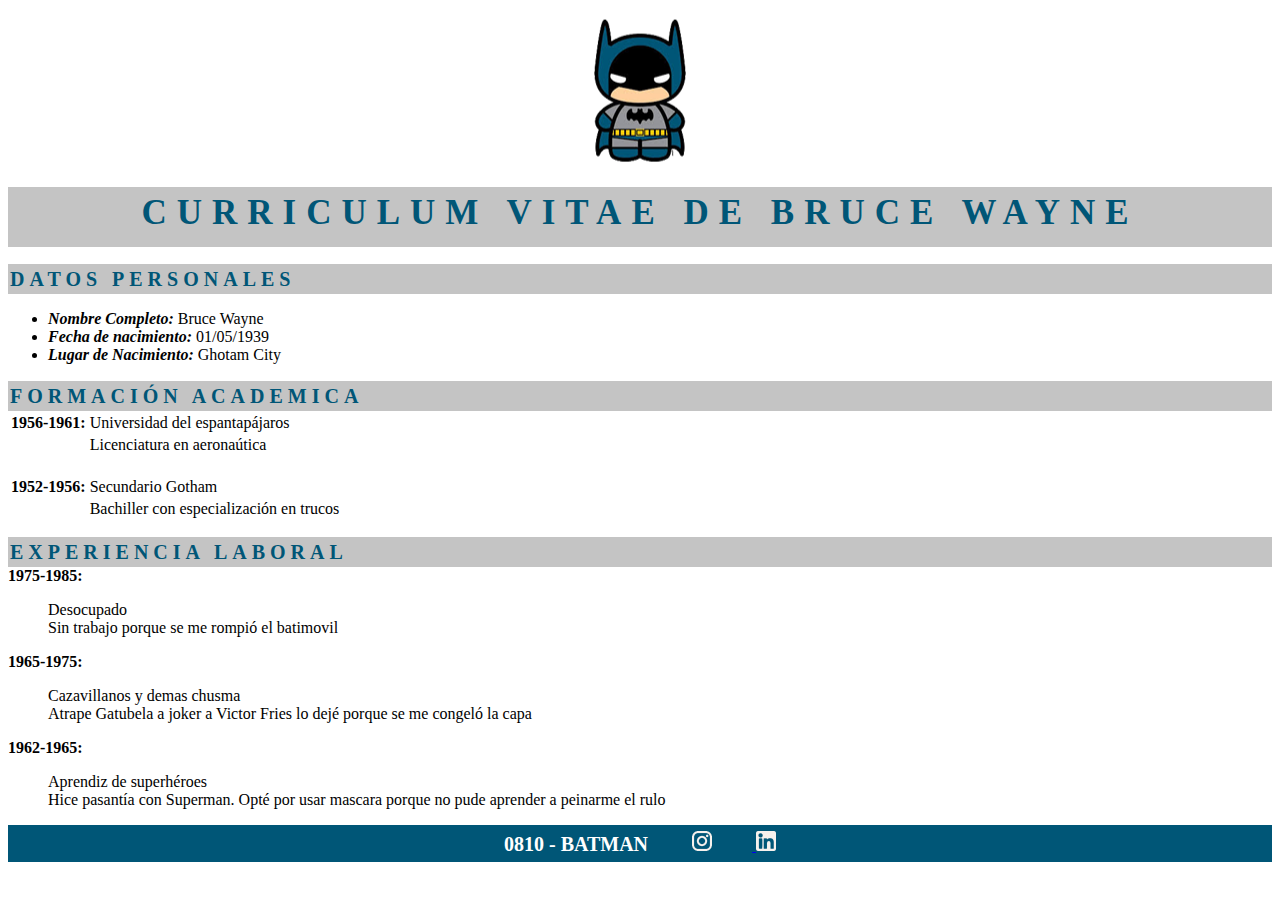
<file: CV_batman/index.html>
<!DOCTYPE html>
<html lang="en">
  <head>
    <meta charset="UTF-8" />
    <meta name="viewport" content="width=device-width, initial-scale=1.0" />
    <title>CV_BATMAN</title>
    <link rel="stylesheet" href="CSS/estilo.css" />
  </head>
  <body>
    <header>
      <figure class="imagen">
        <img src="IMG/logo batman.png" alt="Logo Batman" />
      </figure>
    </header>
    <main>
      <div id="Rectangulo1">
        <h1>CURRICULUM VITAE DE BRUCE WAYNE</h1>
      </div>
      <div id="Rectangulo2">
        <h2>DATOS PERSONALES</h2>
      </div>
      <ul>
        <li>
          <i><b>Nombre Completo:</b></i> Bruce Wayne
        </li>
        <li>
          <i><b>Fecha de nacimiento:</b></i> 01/05/1939
        </li>
        <li>
          <i><b>Lugar de Nacimiento:</b></i> Ghotam City
        </li>
      </ul>
      <div id="Rectangulo2">
        <h2>FORMACIÓN ACADEMICA</h2>
      </div>

      <table>
        <tbody>
          <tr>
            <td><strong>1956-1961:</strong></td>
            <td>Universidad del espantapájaros</td>
          </tr>
          <tr>
            <td></td>
            <td>Licenciatura en aeronaútica</td>
          </tr>
        </tbody>
      </table>

      <table>
        <br />
        <tbody>
          <tr>
            <td><strong>1952-1956:</strong></td>
            <td>Secundario Gotham</td>
          </tr>
          <tr>
            <td></td>
            <td>Bachiller con especialización en trucos</td>
          </tr>
        </tbody>
      </table>

      <div id="Rectangulo2">
        <h2>EXPERIENCIA LABORAL</h2>
      </div>

      <b>1975-1985: </b>
      <ul type="none">
        <li>Desocupado</li>
        <li>Sin trabajo porque se me rompió el batimovil</li>
      </ul>
      <b>1965-1975: </b>
      <ul type="none">
        <li>Cazavillanos y demas chusma</li>
        <li>
          Atrape Gatubela a joker a Victor Fries lo dejé porque se me congeló la
          capa
        </li>
      </ul>

      <b>1962-1965: </b>
      <ul type="none">
        <li>Aprendiz de superhéroes</li>
        <li>
          Hice pasantía con Superman. Opté por usar mascara porque no pude
          aprender a peinarme el rulo
        </li>
      </ul>
    </main>
    <footer>
      <div id="Rectangulo3">
        <span>0810 - BATMAN</span>
        <a href="https://www.instagram.com/">
          <img
            src="IMG/ico_instagram (1).png"
            alt="instagram"
            id="logoInstagram"
          />
        </a>
        <a href="https://www.linkedin.com/">
          <img
            src="IMG/ico_linkedin (1).png"
            alt="linkedin"
            id="logoLinkedin"
          />
        </a>
      </div>
    </footer>
  </body>
</html>
</file>
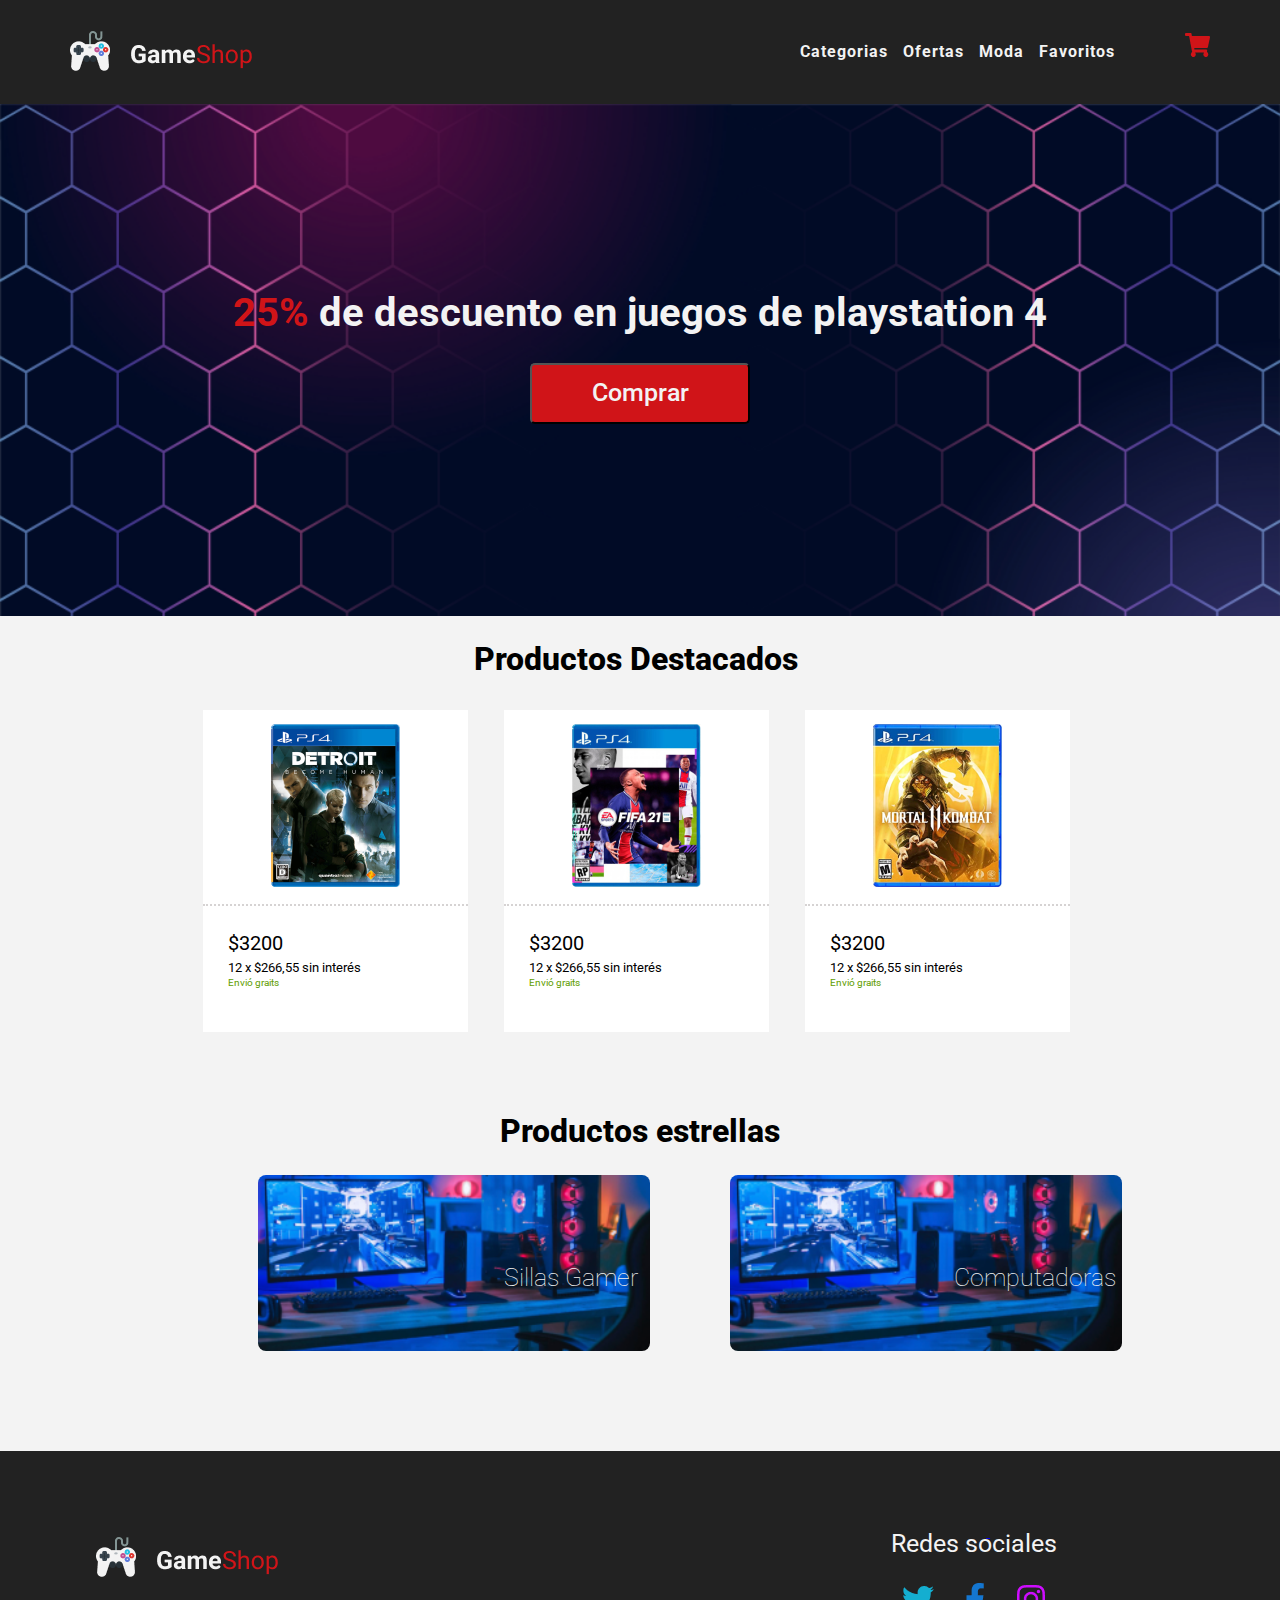
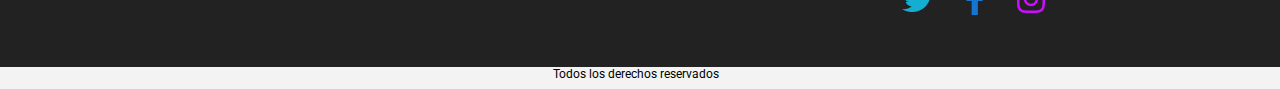
<file: GameShop/index.html>
<!DOCTYPE html>
<html lang="en">
  <head>
    <meta charset="UTF-8" />
    <meta name="viewport" content="width=device-width, initial-scale=1.0" />
    <title>Gamer Shop</title>

    <!--Link a  CSS principal-->
    <link rel="stylesheet" href="CSS/style.css" />
  </head>
  <body>
    <!--HEADER Y NAVBAR-->

    <header>
      <div id="imagen">
        <img src="ICO/Logo.png" alt="logo" id="Logo" />
      </div>
      <div id="navbar">
        <nav>
          <a href="#">Categorias</a><a href="#">Ofertas</a><a href="#">Moda</a
          ><a href="#">Favoritos</a
          ><img src="ICO/cart.png" alt="carrito" />
        </nav>
      </div>
    </header>

    <!-- PAGINA PRINCIPAL-->

    <main>
      <section id="slide">
        <h1><span>25% </span>de descuento en juegos de playstation 4</h1>
        <div>
          <button type="submit">Comprar</button>
        </div>
      </section>

      <h2>Productos Destacados</h2>
      <section id="productos">
        <div class="card">
          <img src="IMG/DestroyPS4.png" alt="ps4MK" />
          <hr />
          <div class="contenido">
            <h3>$3200</h3>
            <h4>12 x $266,55 sin interés</h4>
            <h5>Envió graits</h5>
          </div>
        </div>

        <div class="card">
          <img src="IMG/Fifa.png" alt="ps4MK" />
          <hr />
          <div class="contenido">
            <h3>$3200</h3>
            <h4>12 x $266,55 sin interés</h4>
            <h5>Envió graits</h5>
          </div>
        </div>

        <div class="card">
          <img src="IMG/ps4MK.png" alt="ps4MK" />
          <hr />
          <div class="contenido">
            <h3>$3200</h3>
            <h4>12 x $266,55 sin interés</h4>
            <h5>Envió graits</h5>
          </div>
        </div>
      </section>

      <section id="banner">
        <h2>Productos estrellas</h2>
        <div id="galeria">
          <div id="estrellaizq">
            <span>Sillas Gamer</span>
          </div>

          <div id="estrellader">
            <span>Computadoras</span>
          </div>
        </div>
      </section>
    </main>


<!--PIE DE PAGINA-->


    <footer>
      <div id="bloque1">
        <img src="ICO/Logo.png" alt="Logo" />
      </div>
      <div id="bloque2">
        <p>Redes sociales</p>
        <a href="https://www.twwiter.com"
          ><img src="ICO/twitter-brands.png" alt="logoTwwiter"
        /></a>
        <a href="https:www.facebook.com"><img src="ICO/facebook-f-brands.png" alt="logoFace" />
          <a href="https://www.instagram.com"><img
          src="ICO/instagram-brands.png"
          alt="LogoInsta"
        /></a>
      </div>
    </footer>
    <p class="pie">Todos los derechos reservados</p>

   
  </body>
</html>
</file>
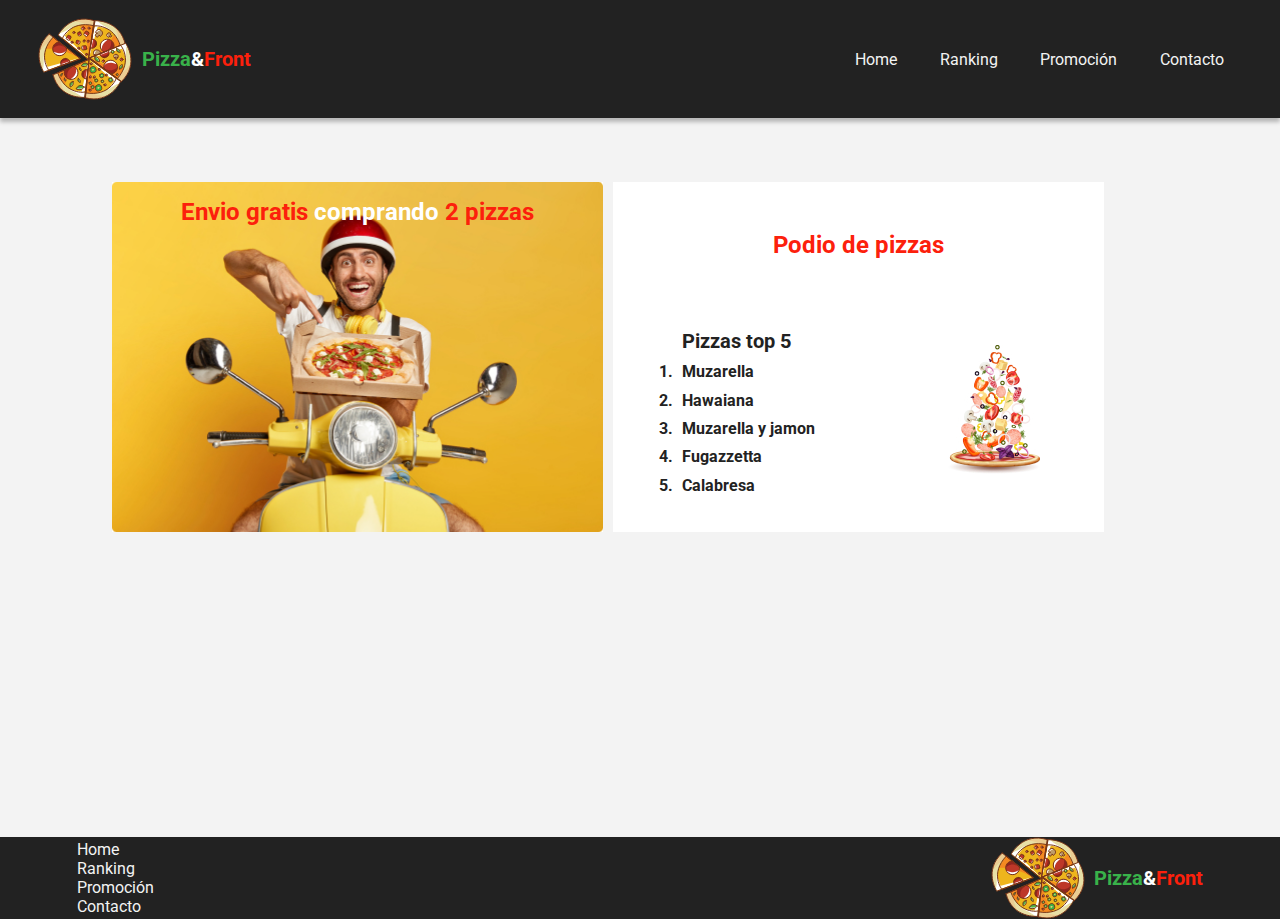
<file: Pizza/index.html>
<!DOCTYPE html>
<html lang="en">
  <head>
    <meta charset="UTF-8" />
    <meta name="viewport" content="width=device-width, initial-scale=1.0" />
    <meta
      name="description"
      content="Pagina de pizza argentina programa frontend"
    />
    <title>Pizza</title>
    <link rel="stylesheet" href="CSS/style.css" />
  </head>
  <body>
    <div class="container__principal">
      <header class="header__container">
        <div class="header__logo">
          <img src="ICO/VectorPizza.svg" alt="Logo_pizza" />
          <h1 id="colores">
            <span>Pizza</span><span>&</span><span>Front</span>
          </h1>
        </div>
        <div class="header__navbar">
          <ul>
            <li><a href="#">Home</a></li>
            <li><a href="#">Ranking</a></li>
            <li><a href="#">Promoción</a></li>
            <li><a href="#">Contacto</a></li>
          </ul>
        </div>
      </header>
      <main class="main__container">
        <section class="main__banner">
          <h2>Envio gratis<span> comprando</span> 2 pizzas</h2>
        </section>
        <section class="main__podio">
          <h3>Podio de pizzas</h3>
          <div class="main__top__container">
            <div class="main__top">
              <h4>Pizzas top 5</h4>
              <ol>
                <li>Muzarella</li>
                <li>Hawaiana</li>
                <li>Muzarella y jamon</li>
                <li>Fugazzetta</li>
                <li>Calabresa</li>
              </ol>
            </div>
            <figure class="main__imagen">
              <img src="IMG/PizzaFalling.jpg" alt="pizza_torta" />
            </figure>
          </div>
        </section>
      </main>
      <footer class="footer__container">
        <div class="footer__navbar">
          <ul>
            <li><a href="#">Home</a></li>
            <li><a href="#">Ranking</a></li>
            <li><a href="#">Promoción</a></li>
            <li><a href="#">Contacto</a></li>
        </div>
          </ul>
          <div class="footer__logo">
            <img src="ICO/VectorPizza.svg" alt="Logo_pizza" />
            <h1 id="colores">
              <span>Pizza</span><span>&</span><span>Front</span>
            </h1>
          </div>
        
      </footer>
    </div>
  </body>
</html>
</file>
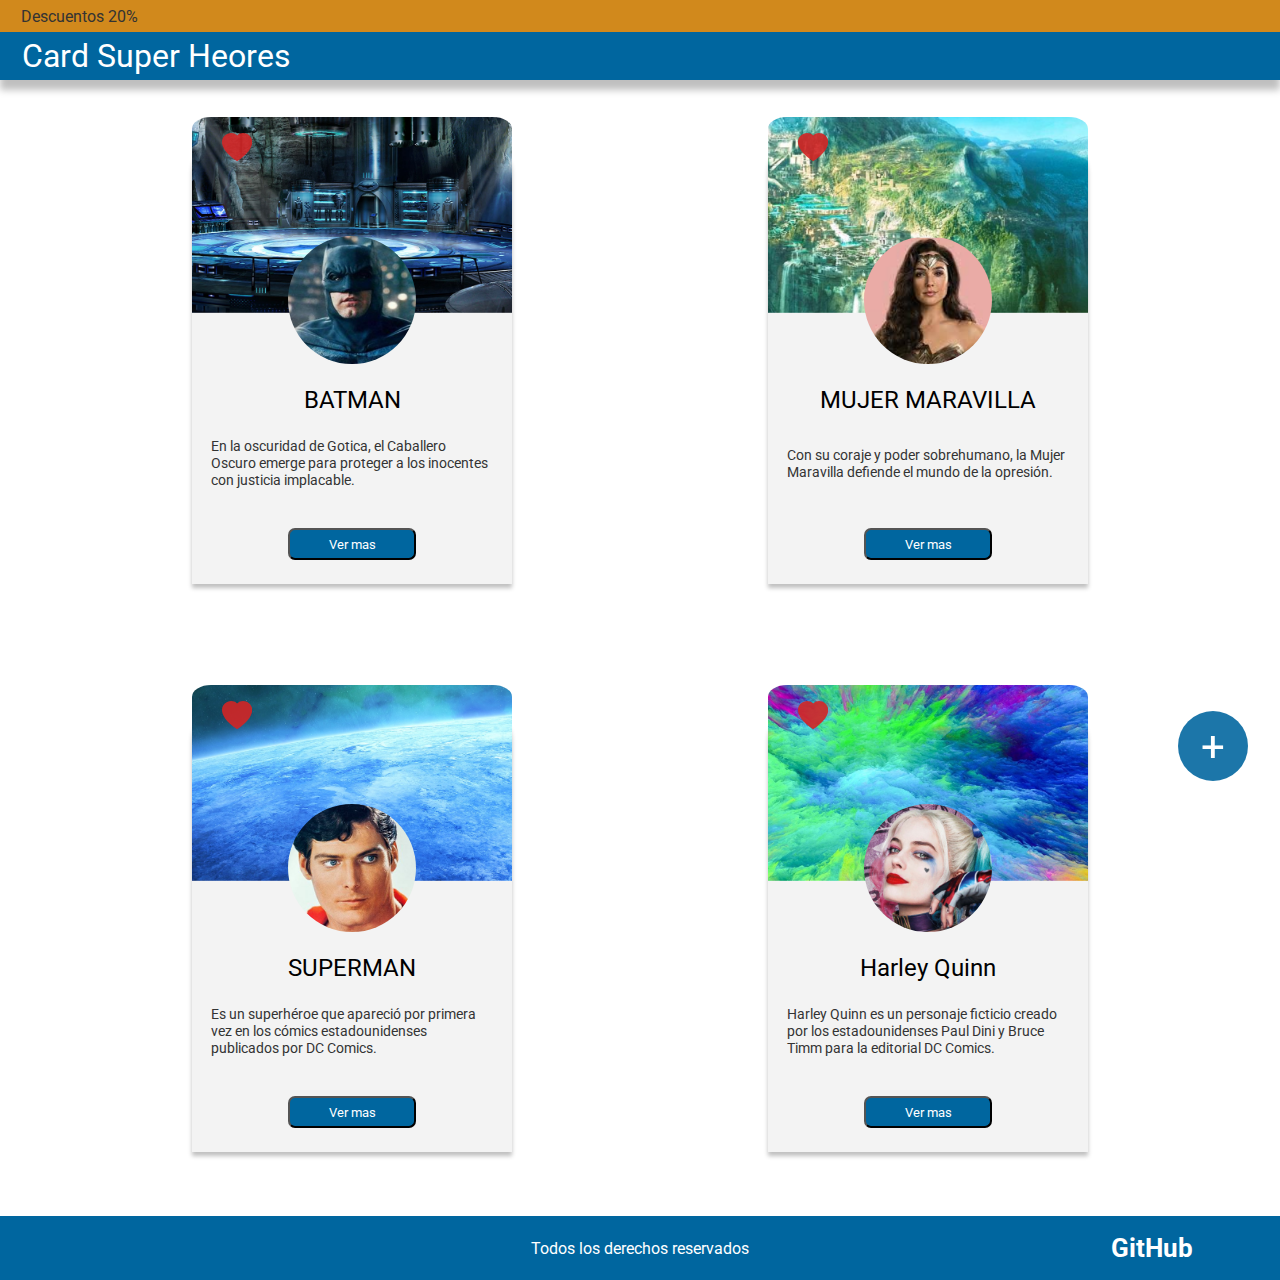
<file: Super_heroes/index.html>
<!DOCTYPE html>
<html lang="en">
  <head>
    <meta charset="UTF-8" />
    <meta name="viewport" content="width=device-width, initial-scale=1.0" />
    <link rel="stylesheet" href="CSS/style.css" />
    <title>SuperHeroes</title>
  </head>
  <body>
    <div class="container__principal">
      <header class="header__container">
        <div class="header__superior">Descuentos 20%</div>
        <div class="header__titulo">Card Super Heores</div>
      </header>

      <!--STICKY-->
      <div class="sticky">+</div>

      <!--MAIN-->

      <main class="main__container">
        <div class="cards__container">
          <div class="card__container">
            <div class="card__container__fondo">
              <svg
                xmlns="http://www.w3.org/2000/svg"
                width="16"
                height="16"
                fill="currentColor"
                class="bi bi-heart-fill"
                viewBox="0 0 16 16"
              >
                <path
                  fill-rule="evenodd"
                  d="M8 1.314C12.438-3.248 23.534 4.735 8 15-7.534 4.736 3.562-3.248 8 1.314z"
                />
              </svg>
              <img src="IMG/Batman_fondo.png" alt="Baticueva" />
            </div>
            <div class="card__container__perfil">
              <img src="IMG/liga-justicia-batman.png" alt="Foto_Batman" />
            </div>
            <div class="card__container__nombre">BATMAN</div>
            <div class="card__container__descripcion">
              En la oscuridad de Gotica, el Caballero Oscuro emerge para
              proteger a los inocentes con justicia implacable.
            </div>
            <div class="card__container__boton">
              <button type="submit">Ver mas</button>
            </div>
          </div>

          <div class="card__container">
            <div class="card__container__fondo">
              <svg
                xmlns="http://www.w3.org/2000/svg"
                width="16"
                height="16"
                fill="currentColor"
                class="bi bi-heart-fill"
                viewBox="0 0 16 16"
              >
                <path
                  fill-rule="evenodd"
                  d="M8 1.314C12.438-3.248 23.534 4.735 8 15-7.534 4.736 3.562-3.248 8 1.314z"
                />
              </svg>
              <img src="IMG/fondo_mujer_maravilla.png" alt="Baticueva" />
            </div>
            <div class="card__container__perfil">
              <img src="IMG/perfil_mujer_maravilla.png" alt="Foto_Batman" />
            </div>
            <div class="card__container__nombre">MUJER MARAVILLA</div>
            <div class="card__container__descripcion">
              Con su coraje y poder sobrehumano, la Mujer Maravilla defiende el
              mundo de la opresión.
            </div>
            <div class="card__container__boton">
              <button type="submit">Ver mas</button>
            </div>
          </div>
        </div>

        <div class="cards__container">
          <div class="card__container">
            <div class="card__container__fondo">
              <svg
                xmlns="http://www.w3.org/2000/svg"
                width="16"
                height="16"
                fill="currentColor"
                class="bi bi-heart-fill"
                viewBox="0 0 16 16"
              >
                <path
                  fill-rule="evenodd"
                  d="M8 1.314C12.438-3.248 23.534 4.735 8 15-7.534 4.736 3.562-3.248 8 1.314z"
                />
              </svg>
              <img src="IMG/Fondo_superman.png" alt="Superman" />
            </div>
            <div class="card__container__perfil">
              <img src="IMG/Perfil_superman.png" alt="Foto_Supermna" />
            </div>
            <div class="card__container__nombre">SUPERMAN</div>
            <div class="card__container__descripcion">
              Es un superhéroe que apareció por primera vez en los cómics
              estadounidenses publicados por DC Comics.
            </div>
            <div class="card__container__boton">
              <button type="submit">Ver mas</button>
            </div>
          </div>

          <div class="card__container">
            <div class="card__container__fondo">
              <svg
                xmlns="http://www.w3.org/2000/svg"
                width="16"
                height="16"
                fill="currentColor"
                class="bi bi-heart-fill"
                viewBox="0 0 16 16"
              >
                <path
                  fill-rule="evenodd"
                  d="M8 1.314C12.438-3.248 23.534 4.735 8 15-7.534 4.736 3.562-3.248 8 1.314z"
                />
              </svg>
              <img src="IMG/Fondo_Harley.png" alt="Fondo_Harley" />
            </div>
            <div class="card__container__perfil">
              <img src="IMG/Perfil_Harley.png" alt="Foto_Harley" />
            </div>
            <div class="card__container__nombre">Harley Quinn</div>
            <div class="card__container__descripcion">
              Harley Quinn es un personaje ficticio creado por los
              estadounidenses Paul Dini y Bruce Timm para la editorial DC
              Comics.
            </div>
            <div class="card__container__boton">
              <button type="submit">Ver mas</button>
            </div>
          </div>
        </div>
      </main>
      <footer class="footer__container">
        <div class="footer__texto">Todos los derechos reservados</div>
        <div class="footer__github">GitHub</div>
      </footer>
    </div>
  </body>
</html>
</file>
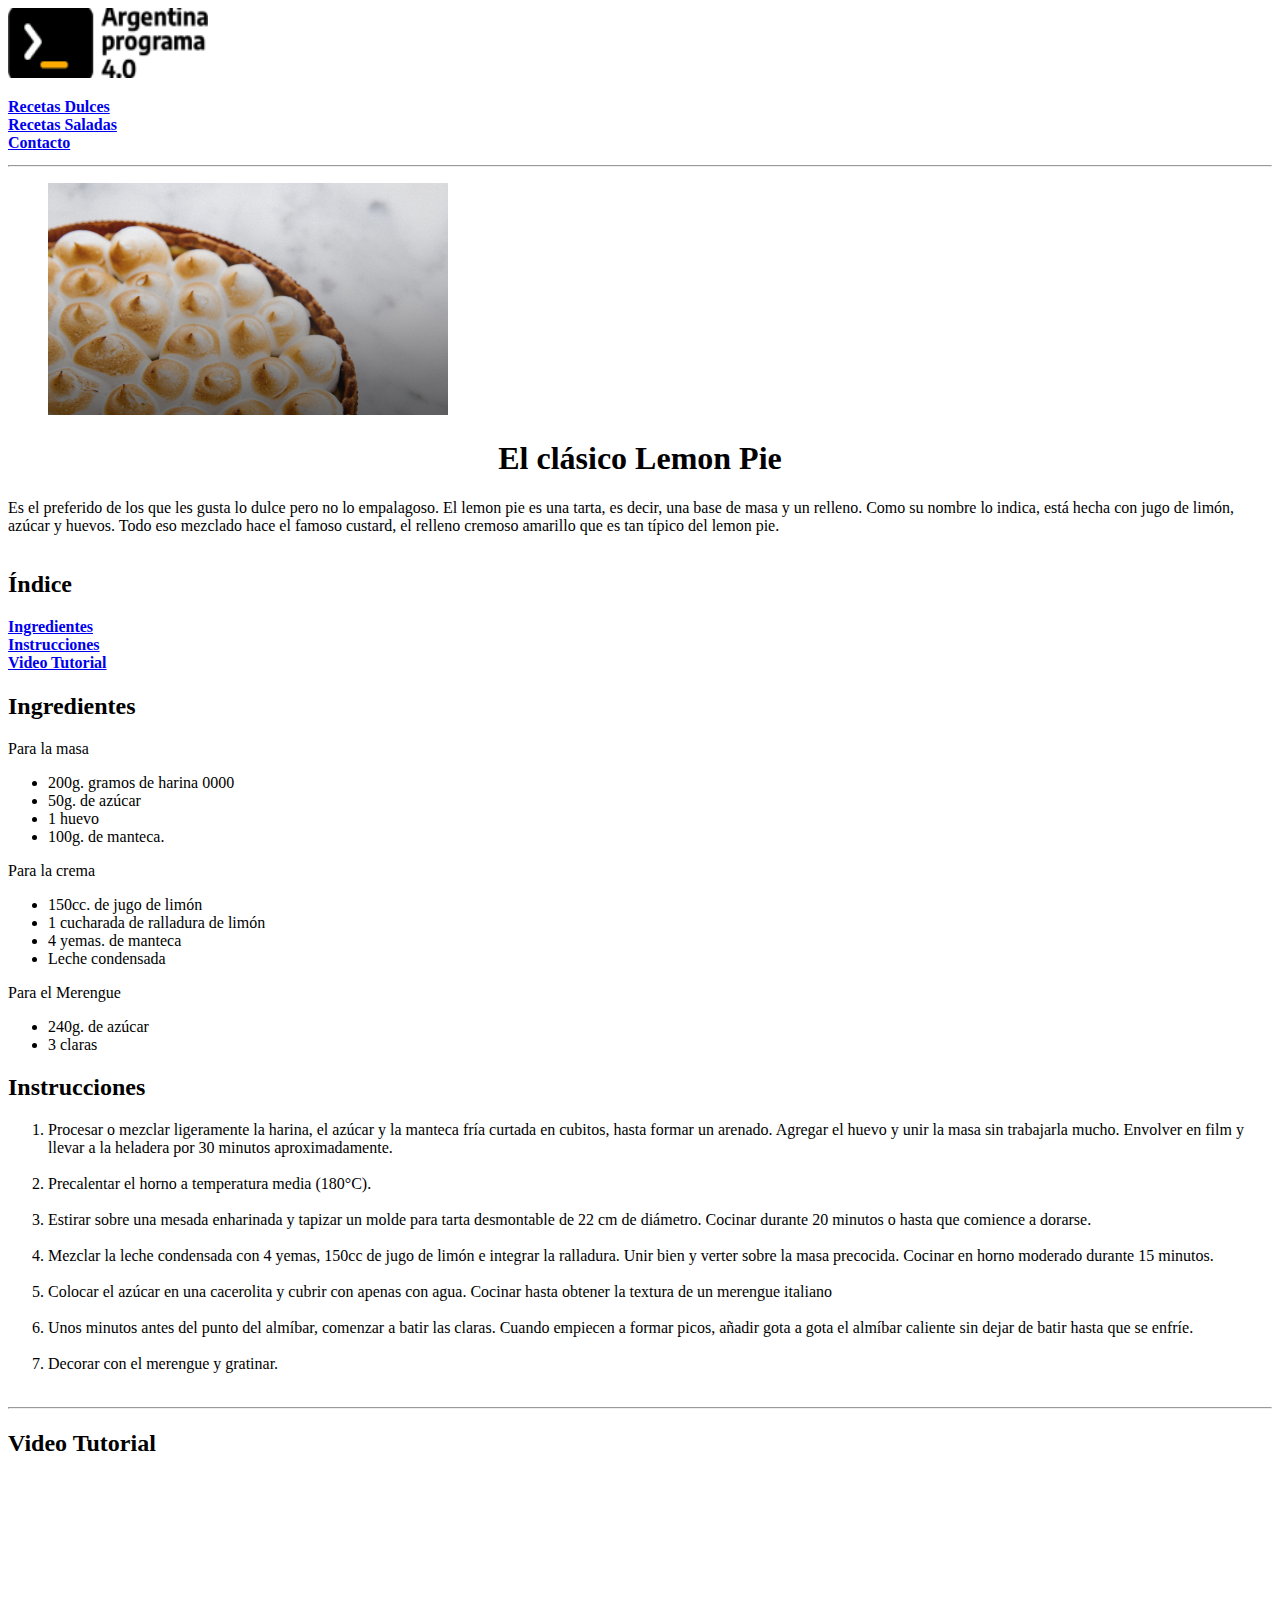
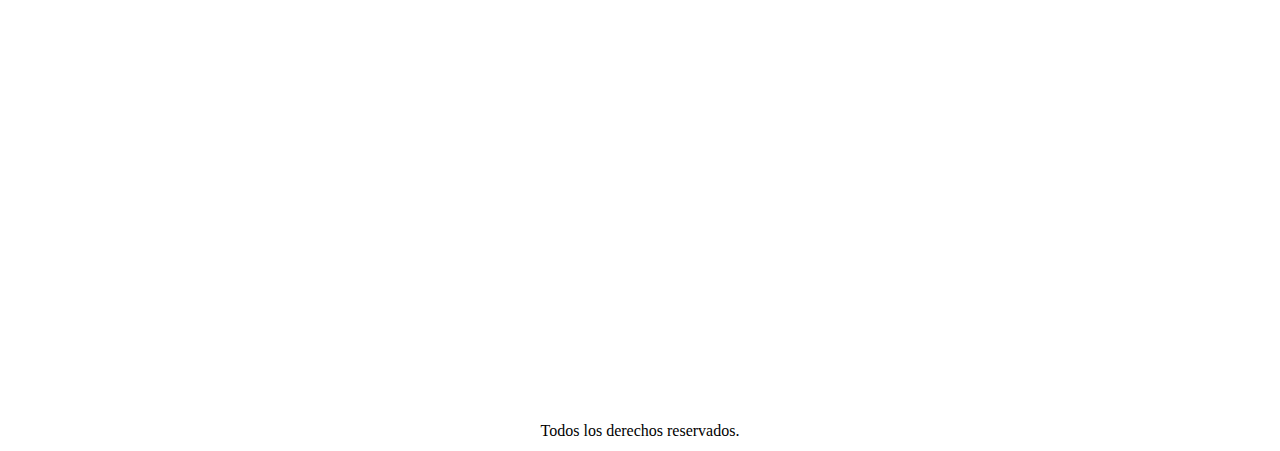
<file: Lemonpie/prueba1.html>
<!DOCTYPE html>
<html lang="en">
  <head>
    <meta charset="UTF-8" />
    <meta http-equiv="X-UA-Compatible" content="IE=edge" />
    <meta name="viewport" content="width=device-width, initial-scale=1.0" />
    <link rel="stylesheet" href="CSS/estilo.css" />
    <title>prueba1_LemonPie</title>
  </head>
  <body>
    <header>
        <img  width="200" height="70" src="IMG/APLogo 1.png" alt="Logo Argentina Programa" >
        <strong><p><a href="https://www.paulinacocina.net/recetas/dulces-y-postres"target="_blank">Recetas Dulces</a></strong><br>
        <strong><a href="https://es.tastemade.com/recetas/Recetas-Saladas/" target="_blank">Recetas Saladas</a></strong><br>
        <strong><a href="https://www.argentina.gob.ar/produccion/plan-argentina-programa/consultas"target="_blank">Contacto</a></strong></p>
        <hr></hr>
    </header>
    <section>
      <figure>
        <img width="400" height="232" src="IMG/lemon-pie 2.jpg">
      </figure>
      <h1>El clásico Lemon Pie</h1>
      <p>
        Es el preferido de los que les gusta lo dulce pero no lo empalagoso. El
        lemon pie es una tarta, es decir, una base de masa y un relleno. Como su
        nombre lo indica, está hecha con jugo de limón, azúcar y huevos. Todo
        eso mezclado hace el famoso custard, el relleno cremoso amarillo que es
        tan típico del lemon pie.
      </p>    
  <h2>Índice</h2>
  <strong><a href="#Ingredientes">Ingredientes</a></strong><br>
  <strong><a href="#Instrucciones" >Instrucciones</a></strong><br>
  <strong><a href="#Video Tutorial" >Video Tutorial</a></strong>
      <h2 id="Ingredientes">Ingredientes</h2>
      <span>Para la masa</span>
        <ul>
          <li>200g. gramos de harina 0000</li>
          <li>50g. de azúcar</li>
          <li>1 huevo</li>
          <li>100g. de manteca.</li>
        </ul>
      <span>Para la crema</span>
        <ul>
          <li>150cc. de jugo de limón</li>
          <li>1 cucharada de ralladura de limón</li>
          <li>4 yemas. de manteca</li>
          <li>Leche condensada</li>
        </ul>
      <span>Para el Merengue</span>
        <ul>
          <li>240g. de azúcar</li>
          <li>3 claras</li>
        </ul>
      
      <h2 id="Instrucciones">Instrucciones</h2>
      <ol>
        <li> Procesar o mezclar ligeramente la harina, el azúcar y la manteca fría
          curtada en cubitos, hasta formar un arenado. Agregar el huevo y unir la
          masa sin trabajarla mucho. Envolver en film y llevar a la heladera por
          30 minutos aproximadamente.</li><br>
        <li>Precalentar el horno a temperatura media (180°C).</li><br>
        <li>Estirar sobre una mesada enharinada y tapizar un molde para tarta
          desmontable de 22 cm de diámetro. Cocinar durante 20 minutos o hasta que
          comience a dorarse.</li><br>
        <li> Mezclar la leche condensada con 4 yemas, 150cc de jugo de limón e
          integrar la ralladura. Unir bien y verter sobre la masa precocida.
          Cocinar en horno moderado durante 15 minutos.</li><br>
        <li>  Colocar el azúcar en una cacerolita y cubrir con apenas con agua.
          Cocinar hasta obtener la textura de un merengue italiano</li><br>
        <li>        Unos minutos antes del punto del almíbar, comenzar a batir las claras.
          Cuando empiecen a formar picos, añadir gota a gota el almíbar caliente
          sin dejar de batir hasta que se enfríe.</li><br>
        <li>Decorar con el merengue y gratinar.</li><br>
      </ol>     
      <hr />

      <h2 id="Video Tutorial">Video Tutorial</h2>
    <iframe width="962" height="541" src="https://www.youtube.com/embed/wcc_h7NSukQ" title="Como hacer LEMON PIE receta fácil de masa para tartas relleno de limón y merengue" frameborder="0" allow="accelerometer; autoplay; clipboard-write; encrypted-media; gyroscope; picture-in-picture; web-share" allowfullscreen></iframe>
      
  </section>
    <footer>Todos los derechos reservados.</footer>
    
  </body>
</html>
</file>
<file: CV_batman/CSS/estilo.css>
#Rectangulo1 {
  width: 100%;
  height: 60px;
  left: 0px;
  top: 188px;
  background: #c4c4c4;
}

#Rectangulo2 {
  width: 100%;
  height: 30px;
  left: 0px;
  top: 376px;
  background: #c4c4c4;
}

#Rectangulo3 {
  width: 100%;
  height: 37px;
  left: 0px;
  top: 987px;

  background: #005677;
}

h1 {
  text-align: center;
  justify-content: center;
  padding-top: 11px;
  font-family: "Times New Roman";
  font-style: normal;
  font-weight: 700;
  font-size: 35px;
  line-height: 84.69%;
  /* identical to box height, or 30px */
  letter-spacing: 10px;
  color: #005677;
}

h2 {
  width: 395.62px;
  height: 17px;
  left: 12.45px;
  top: 382px;
  padding-top: 7px;
  padding-left: 2px;
  font-family: "Times New Roman";
  font-style: normal;
  font-weight: 700;
  font-size: 20px;
  line-height: 84.69%;
  letter-spacing: 5px;
  /* identical to box height, or 17px */

  font-feature-settings: "cpsp" on;

  color: #005677;
}

span {
  width: 145px;
  height: 17px;
  left: 601px;
  top: 998px;

  font-family: "Times New Roman";
  font-style: normal;
  font-weight: 700;
  font-size: 20px;
  line-height: 84.69%;
  /* identical to box height, or 17px */

  color: #ffffff;
}

.imagen {
  display: flex;
  justify-items: center;
  justify-content: center;
}

footer {
  display: flex;
  justify-items: center;
  justify-content: center;
  text-align: center;
}

#logoInstagram {
  padding-top: 6px;
  margin-left: 40px;
  margin-right: 40px;
}
</file>
<file: GameShop/CSS/style.css>
@import url("https://fonts.googleapis.com/css2?family=Roboto:wght@100;400&display=swap");

* {
  margin-top: 0;
  margin-left: 0;
  box-sizing: border-box;
  font-family: Roboto;
}

body {
  background-color: #f3f3f3;
}

header {
  display: flex;
  background-color: #222222;
  width: 100vw;
  height: 6.5rem;
}

#imagen {
  width: 50%;
  height: 100%;
  display: inline-block;
  position: relative;
}

#imagen img {
  position: absolute;
  top: 30%;
}

#navbar {
  width: 50%;
  height: 100%;
  display: inline-block;
}

header nav a {
  color: #f3f3f3;
  text-decoration: none;
  padding-left: 15px;
  font-size: 16px;
  font-weight: 700;
  line-height: 6.5rem;
  letter-spacing: 1px;
  text-align: left;
  word-spacing: 30px;
}

header img {
  margin-right: 40px;
  margin-left: 70px;
}

#navbar nav {
  padding-right: 30px;
  text-align: right;
}

/* Seccion del Main slide  */

#slide {
  width: 100vw;
  height: 512px;
  background-image: url(../IMG/Fondoslide.png);
  background-size: cover;
  background-repeat: no-repeat;
}

#slide h1 {
  font-weight: 700;
  font-size: 40px;
  line-height: 47px;
  color: #f3f3f3;
  text-align: center;
  padding-top: 185px;
}

#slide h1 span {
  color: #d01418;
}

#slide div {
  display: flex;
  justify-content: center;
  justify-items: center;
}

#slide button {
  width: 220px;
  height: 61px;
  border-radius: 5px;
  background-color: #d01418;
  font-size: 25px;
  font-family: Roboto;
  font-weight: 500;
  line-height: 30px;
  color: #f3f3f3;
}

#productos {
  display: flex;
  justify-content: center;
  justify-items: center;
  margin-bottom: 50px;
}

h2 {
  padding-top: 26px;
  text-align: center;
  font-weight: 800;
  font-size: 2rem;
  line-height: 35px;
}

h3 {
  font-size: 20px;
  font-weight: 400;
  margin-bottom: 5px;
}

h4 {
  font-weight: 400;
  font-size: 13px;
  margin-bottom: 2px;
}

h5 {
  font-weight: 400;
  font-size: 10px;
  color: #619d00;
}

#productos hr {
  margin-top: 13px;
  margin-bottom: 25px;
  border: none;
  border-top: 2px dotted #d6d3d3;
}

.card {
  display: inline-block;
  width: 265px;
  height: 322px;
  text-align: center;
  border: 0.1px solid #d3cfcf 8;
  margin: 6px 18px;
  background-color: white;
  padding-top: 14px;
}

.contenido {
  padding-left: 25px;
  text-align: left;
  width: 100%;
  height: 100%;
}

/* Banner */

#banner {
  width: 100vw;
  display: flex;
  flex-direction: column;
}

#galeria {
  display: flex;
  justify-content: center;
}

#estrellaizq {
  background-image: url(../IMG/Silals.png);
  background-position: center;
  background-size: cover;
  width: 24.5rem;
  height: 11rem;
  margin-right: 1rem;
  position: relative;
  border-radius: 0.5rem;
}

#estrellader {
  background-image: url(../IMG/Computadoras.png);
  background-position: center;
  background-size: cover;
  width: 24.5rem;
  height: 11rem;
  margin-left: 4rem;
  position: relative;
  border-radius: 0.5rem;
}

#estrellader span {
  font-size: 1.5625rem;
  color: #f3f3f3;
  font-weight: 100;
  position: absolute;
  left: 14rem;
  top: 50%;
}

#estrellaizq span {
  font-size: 1.5625rem;
  color: #f3f3f3;
  font-weight: 100;
  position: absolute;
  left: 15.4rem;
  top: 50%;
}

#estrellaizq {
  margin-left: 100px;
  display: flex;
  flex-direction: row;
  background-image: url(../IMG/Computadoras.png);
  background-repeat: none;
  background-size: cover;
  background-position: center;
  font-size: large;
  color: #d3cfcf;
  text-align: right;
}

/* Footer */

footer {
  display: flex;
  margin-top: 100px;
  width: 100vw;
  height: 216px;
  background-color: #222222;
}

#bloque1 {
  display: inline-block;
  width: 50%;
  height: 100%;
  position: relative;
}

#bloque2 {
  display: inline-block;
  width: 50%;
  height: 100%;
  position: relative;
  text-align: center;
}

#bloque1 img {
  position: absolute;
  top: 40%;
  left: 6rem;
}

#bloque2 img {
  position: relative;
  top: 36%;
  margin-left: 0.3rem;
  padding-left: 1.4rem;
}

#bloque2 p {
  position: relative;
  top: 36%;
  margin-left: 0.3rem;
  padding-left: 1.4rem;
  color: #f3f3f3;
  font-size: 25px;
  font-style: Roboto;
  font-weight: 400;
}

.pie {
  text-align: center;
  height: 10px;
  font-family: Roboto;
  font-size: 12px;
  font-weight: 400;
}
</file>
<file: Pizza/CSS/style.css>
@import url("https://fonts.googleapis.com/css2?family=Roboto:ital,wght@0,100;0,400;1,100&display=swap");

* {
  margin: 0;
  padding: 0;
  box-sizing: border-box;
  font-family: Roboto;
  font-style: normal;
  line-height: normal;
}

.container__principal {
  background: #f3f3f3;
  display: flex;
  flex-direction: column;
}

.header__container,
.footer__container {
  background: #222;
  box-shadow: 0px 4px 4px 0px rgba(0, 0, 0, 0.25);
  color: #f3f3f3;
  width: 100%;
}

a {
  color: #f3f3f3;
  text-decoration: none;
  font-size: 1rem;
  font-weight: 400;
}

h1 {
  display: inline-block;
  margin-left: 0.6rem;
}

#colores {
  font-size: 1.25rem;
  font-weight: 700;
}

#colores span:first-child {
  color: #39b24a;
}

#colores span:nth-child(2) {
  color: #ffffff;
}
#colores span:nth-child(3) {
  color: #fc200c;
}

.header__container {
  display: flex;
  justify-content: space-between;
  align-items: center;
  padding: 2vh;
}

.header__logo,
.footer__logo {
  display: flex;
  padding-left: 20px;
  align-items: center;
}

.header__navbar li,
.footer__navbar li {
  margin-right: 3vw;
  list-style: none;
}

.menu-icon {
  display: block;
  font-size: 24px;
  cursor: pointer;
}

.main__container {
  display: flex;
  flex-direction: column;
  margin: 10vw 2rem;
  width: 80vw;
}

.main__banner {
  height: 21.875rem;
  background-image: url(../IMG/delivery.jpg);
  background-position: center;
  background-size: cover;
  align-items: center;
  min-width: min-content;
  max-width: 30.6875rem;
}

.main__banner span,
.main__banner h2,
.main__podio h3 {
  font-size: 1.5rem;
  font-weight: 700;
  color: #fc200c;
  text-align: center;
  margin-top: 1rem;
}

.main__banner span {
  color: #ffffff;
}

.main__top__container {
  display: flex;
  justify-content: space-around;
}

.main__podio {
  display: flex;
  flex-direction: column;
  margin-top: 2.5rem;
  background-color: #ffffff;
  height: 21.875rem;
  min-width: min-content;
  max-width: 30.6875rem;

  justify-content: space-around;
}
.main__top h4,
.main__podio li {
  color: #222;
  font-size: 1.25rem;
  font-weight: 700;
  padding: 4.7px;
}

.main__podio li {
  font-size: 1rem;
}

.main__imagen {
  align-self: center;
}

.footer__container {
  display: flex;
  justify-content: space-between;
  align-items: center;
}

.footer__logo {
  margin-right: 6vw;
}
.footer__navbar {
  margin-left: 6vw;
}

/* MODO DESKTOP TABLET */
@media screen and (min-width: 768px) {
  body {
    background: #f3f3f3;
  }

  .header__navbar li {
    display: inline;
  }

  .main__container {
    width: 90vw;
    flex-direction: row;
    align-items: flex-end;
    column-gap: 0.6rem;
    justify-content: center;
  }

  .main__podio,
  .main__banner {
    margin-top: -4rem;
    width: 30.6875rem;
  }

  .footer__container {
    position: relative;
    top: 21vh;
  }
}

@media screen and (min-width: 1200px) {
  .footer__container {
    position: relative;
    top: 19.65vh;
  }
}
</file>
<file: Super_heroes/CSS/style.css>
/*FONTS*/

@import url("https://fonts.googleapis.com/css2?family=Roboto:wght@100;400&display=swap");

* {
  box-sizing: border-box;
  margin: 0;
  font-family: Roboto;
  font-style: normal;
  line-height: normal;
}

/*HEADER*/

.header__container {
  display: flex;
  height: 5rem;
  flex-flow: column wrap;
}

.header__container div {
  display: flex;
  align-items: center;
  padding-left: 1.3rem;
}

.header__superior {
  background: #d1891c;
  height: 2rem;
  font-weight: 400;
  color: #333;
}

.header__titulo {
  border: 1px solid rgba(0, 0, 0, 0);
  background: #00669f;
  box-shadow: 0px 10px 7px 0px rgba(0, 0, 0, 0.25);
  height: 3rem;
  color: #fff;
  font-size: 2rem;
  font-weight: 400;
}

/*STICKY*/
.sticky {
  position: fixed;
  left: 86%;
  top: 65%;
  display: flex;
  color: #fff;
  font-size: 2.6rem;
  font-weight: 400;
  background-image: url(../IMG/Ellipse\ 2.svg);
  background-repeat: no-repeat;
  background-size: cover;
  background-position: center;
  width: 4.375rem;
  height: 4.375rem;
  justify-content: center;
  align-items: center;
  opacity: 0.89;
}

/*MAIN*/

.main__container {
  display: flex;
  flex-flow: column wrap;
}

.cards__container {
  display: flex;
  width: 100%;
  height: 50%;
  flex-wrap: wrap;
  justify-content: space-evenly;
  align-items: center;
}

.card__container {
  background: #f3f3f3;
  box-shadow: 0px 4px 4px 0px rgba(0, 0, 0, 0.25);
  display: grid;
  width: 20rem;
  height: 27.5rem;
  border-top-left-radius: 6%;
  border-top-right-radius: 6%;
  grid-template-rows: 7rem 3rem 5rem 1rem 7rem 3rem;
  margin: 4rem;
  align-items: center;
}

.card__container__fondo svg {
  fill: rgb(211, 37, 37);
  position: relative;
  top: 50px;
  left: 30px;
  width: 1.8875rem;
  height: 1.8875rem;
  z-index: 3;
  opacity: 0.9;
}

.card__container__fondo img {
  border-top-left-radius: 6%;
  border-top-right-radius: 6%;
  grid-row: 1/3;
  width: 100%;
  z-index: 1;
}
.card__container__perfil {
  display: grid;
  justify-items: center;
  grid-row: 2/4;
}
.card__container__perfil img {
  width: 40%;
  border-radius: 50%;
  z-index: 2;
  margin-top: -2.5rem;
}
.card__container__nombre {
  display: grid;
  grid-row: 4/5;
  place-self: center;
  color: #000;
  text-align: center;
  font-size: 1.5rem;
  font-weight: 400;
  padding-top: 15px;
}

.card__container__descripcion {
  display: grid;
  grid-row: 5/6;
  padding-top: 15px;
  margin: 0.2px 1.2rem;
  color: #333;
  font-size: 0.9rem;
  font-weight: 400;
}

.card__container__boton {
  display: grid;
  place-self: start center;
}

.card__container__boton button {
  border-radius: 0.4375rem;
  background: #00669f;
  color: #fff;
  height: 2rem;
  width: 8rem;
  margin-top: 1rem;
}

/* Footer */

.footer__container {
  display: flex;
  background-color: #00669f;
  width: 100vw;
  height: 4rem;
  color: #fff;
  align-items: center;
  flex-wrap: wrap;
  justify-content: center;
}

.footer__texto {
  display: flex;
  width: 80%;
  justify-content: center;
  padding-left: 20%;
}

.footer__github {
  display: flex;
  width: 20%;
  justify-content: center;
  font-size: 1.6rem;
  font-weight: 700;
}
svg {
  width: 9.375rem;
  height: 9.375rem;
}

@media (min-width: 897px) {
  .sticky {
    left: 92%;
    top: 79%;
  }
}

@media (min-width: 1400px) {
  .sticky {
    left: 96%;
    top: 50%;
  }
}
</file>
<file: Lemonpie/CSS/estilo.css>
/* El clasico Lemon Pie */
h1 {
  height: 37px;
  left: 0px;
  top: 91px;

  font-family: "Times New Roman";
  font-style: normal;
  font-weight: 700;
  font-size: 32px;
  line-height: 37px;
  /* identical to box height */

  text-align: center;

  color: #000000;
}

h2 {
  height: 28px;
  left: 8px;
  top: 308px;

  font-family: "Times New Roman";
  font-style: normal;
  font-weight: 700;
  font-size: 24px;
  line-height: 28px;
  /* identical to box height */

  color: #000000;
}
p {
  height: 51px;
  left: 8px;
  top: 150px;

  font-family: "Times New Roman";
  font-style: normal;
  font-weight: 400;
  font-size: 16px;
  line-height: 18px;

  color: #000000;
}

footer {
  height: 21px;
  left: 8px;
  top: 870px;

  font-family: "Times New Roman";
  font-style: normal;
  font-weight: 400;
  font-size: 16px;
  line-height: 18px;
  text-align: center;

  color: #000000;
}

h3 {
  width: 239px;
  height: 19px;
  left: 8px;
  top: 23px;

  font-family: "Roboto";
  font-style: normal;
  font-weight: bold;
  font-size: 16px;
  line-height: 19px;

  color: #000000;
}
</file>
